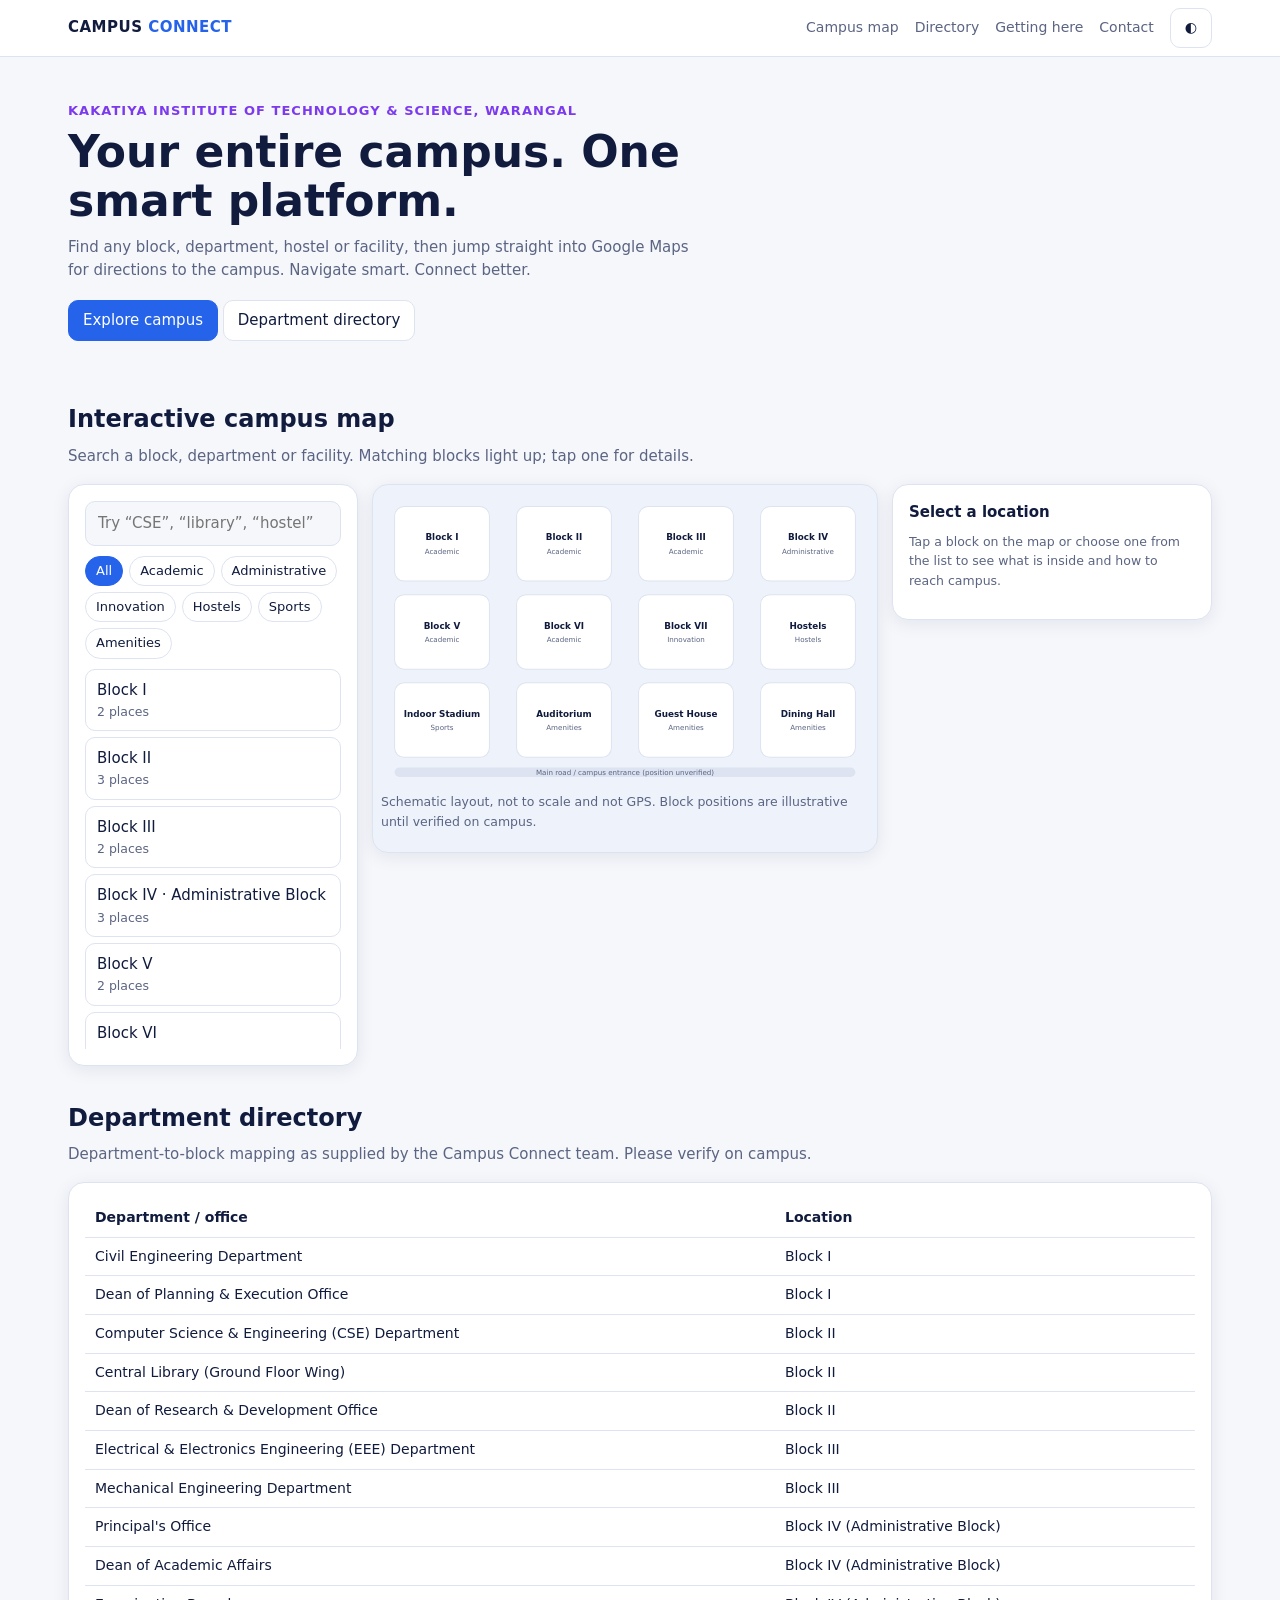
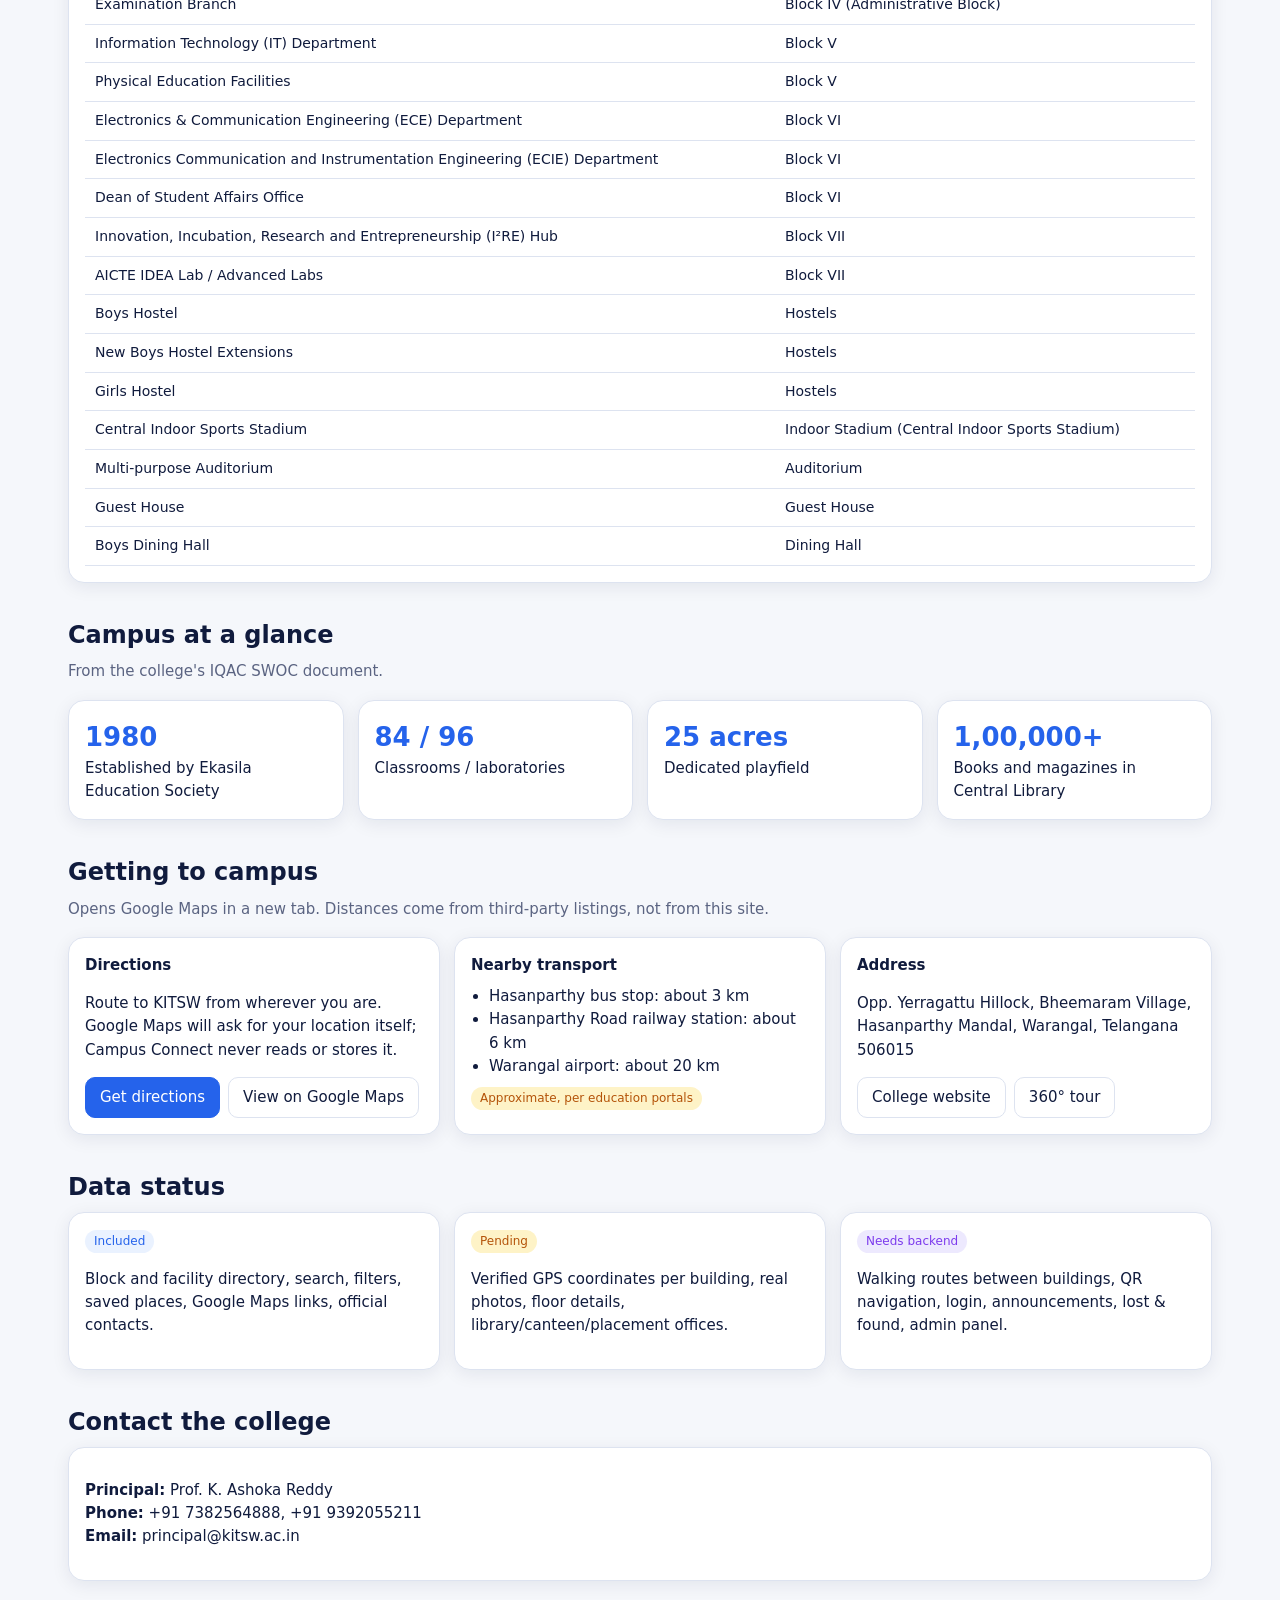
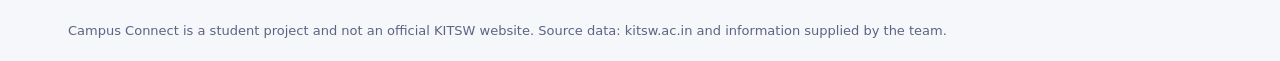
<file: index.html>
<!DOCTYPE html>
<html lang="en"><head><meta charset="utf-8"><title>Campus Connect · KITSW</title>
<meta name="viewport" content="width=device-width, initial-scale=1, viewport-fit=cover">
<link rel="icon" href="data:image/svg+xml,<svg xmlns=%22http://www.w3.org/2000/svg%22 viewBox=%220 0 100 100%22><text y=%22.9em%22 font-size=%2290%22>🧭</text></svg>">
<link rel="stylesheet" href="style.css"></head><body>
<header><div class="w"><div class="logo">CAMPUS <b>CONNECT</b></div>
<nav><a href="#map">Campus map</a><a href="#dir">Directory</a><a href="#reach">Getting here</a><a href="#contact">Contact</a><button id="th" aria-label="Toggle theme">◐</button></nav></div></header>
<main class="w">
<section class="hero"><div class="tag">Kakatiya Institute of Technology &amp; Science, Warangal</div>
<h1>Your entire campus. One smart platform.</h1>
<p>Find any block, department, hostel or facility, then jump straight into Google Maps for directions to the campus. Navigate smart. Connect better.</p>
<a class="btn pri" href="#map">Explore campus</a> <a class="btn" href="#dir">Department directory</a></section>

<section id="map"><h2>Interactive campus map</h2>
<p class="sub">Search a block, department or facility. Matching blocks light up; tap one for details.</p>
<div class="app">
<div class="card"><input id="q" type="search" placeholder="Try “CSE”, “library”, “hostel”…" aria-label="Search campus">
<div class="chips" id="chips"></div><div class="list" id="list"></div></div>
<div class="card map"><svg id="svg" viewBox="0 0 720 430" role="img" aria-label="Schematic KITSW campus map"></svg>
<p class="note">Schematic layout, not to scale and not GPS. Block positions are illustrative until verified on campus.</p></div>
<div class="card" id="panel"></div></div></section>

<section id="dir"><h2>Department directory</h2><p class="sub">Department-to-block mapping as supplied by the Campus Connect team. Please verify on campus.</p>
<div class="card" style="overflow:auto"><table><thead><tr><th>Department / office</th><th>Location</th></tr></thead><tbody id="tb"></tbody></table></div></section>

<section><h2>Campus at a glance</h2><p class="sub">From the college's IQAC SWOC document.</p>
<div class="grid3">
<div class="card stat"><b>1980</b>Established by Ekasila Education Society</div>
<div class="card stat"><b>84 / 96</b>Classrooms / laboratories</div>
<div class="card stat"><b>25 acres</b>Dedicated playfield</div>
<div class="card stat"><b>1,00,000+</b>Books and magazines in Central Library</div></div></section>

<section id="reach"><h2>Getting to campus</h2><p class="sub">Opens Google Maps in a new tab. Distances come from third-party listings, not from this site.</p>
<div class="grid3">
<div class="card"><b>Directions</b><p>Route to KITSW from wherever you are. Google Maps will ask for your location itself; Campus Connect never reads or stores it.</p><div class="acts"><a class="btn pri" target="_blank" rel="noopener" id="dir1">Get directions</a><a class="btn" target="_blank" rel="noopener" id="view1">View on Google Maps</a></div></div>
<div class="card"><b>Nearby transport</b><ul class="d"><li>Hasanparthy bus stop: about 3 km</li><li>Hasanparthy Road railway station: about 6 km</li><li>Warangal airport: about 20 km</li></ul><span class="pill w2">Approximate, per education portals</span></div>
<div class="card"><b>Address</b><p>Opp. Yerragattu Hillock, Bheemaram Village, Hasanparthy Mandal, Warangal, Telangana 506015</p><div class="acts"><a class="btn" target="_blank" rel="noopener" href="https://www.kitsw.ac.in/">College website</a><a class="btn" target="_blank" rel="noopener" href="https://www.easytourz.com/BT-EmabedTour/all/c6640f527ed80327">360° tour</a></div></div></div></section>

<section><h2>Data status</h2><div class="grid3">
<div class="card"><span class="pill">Included</span><p>Block and facility directory, search, filters, saved places, Google Maps links, official contacts.</p></div>
<div class="card"><span class="pill w2">Pending</span><p>Verified GPS coordinates per building, real photos, floor details, library/canteen/placement offices.</p></div>
<div class="card"><span class="pill" style="background:#ede9fe;color:var(--pu)">Needs backend</span><p>Walking routes between buildings, QR navigation, login, announcements, lost &amp; found, admin panel.</p></div></div></section>

<section id="contact"><h2>Contact the college</h2><div class="card"><p><b>Principal:</b> Prof. K. Ashoka Reddy<br><b>Phone:</b> +91 7382564888, +91 9392055211<br><b>Email:</b> principal@kitsw.ac.in</p></div></section>
<footer>Campus Connect is a student project and not an official KITSW website. Source data: kitsw.ac.in and information supplied by the team.</footer>
</main>
<script src="script.js"></script></body></html>
</file>
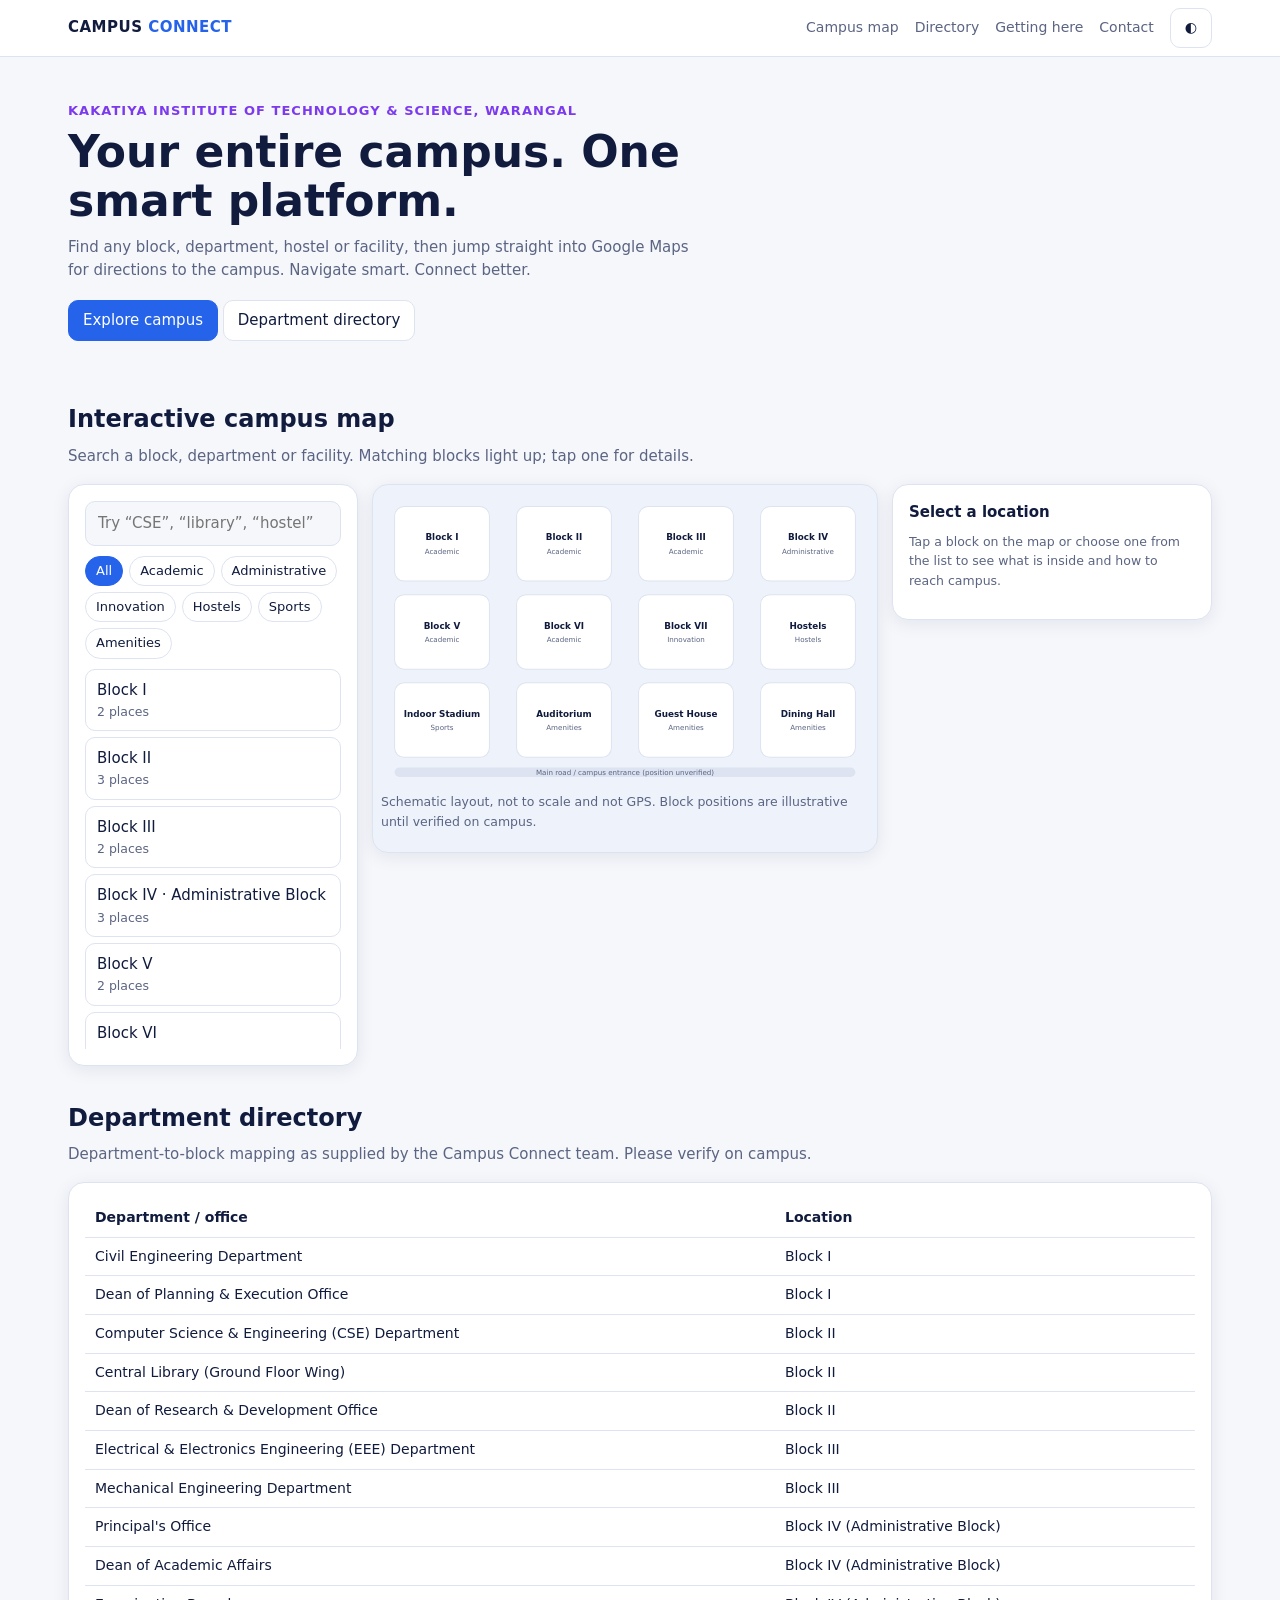
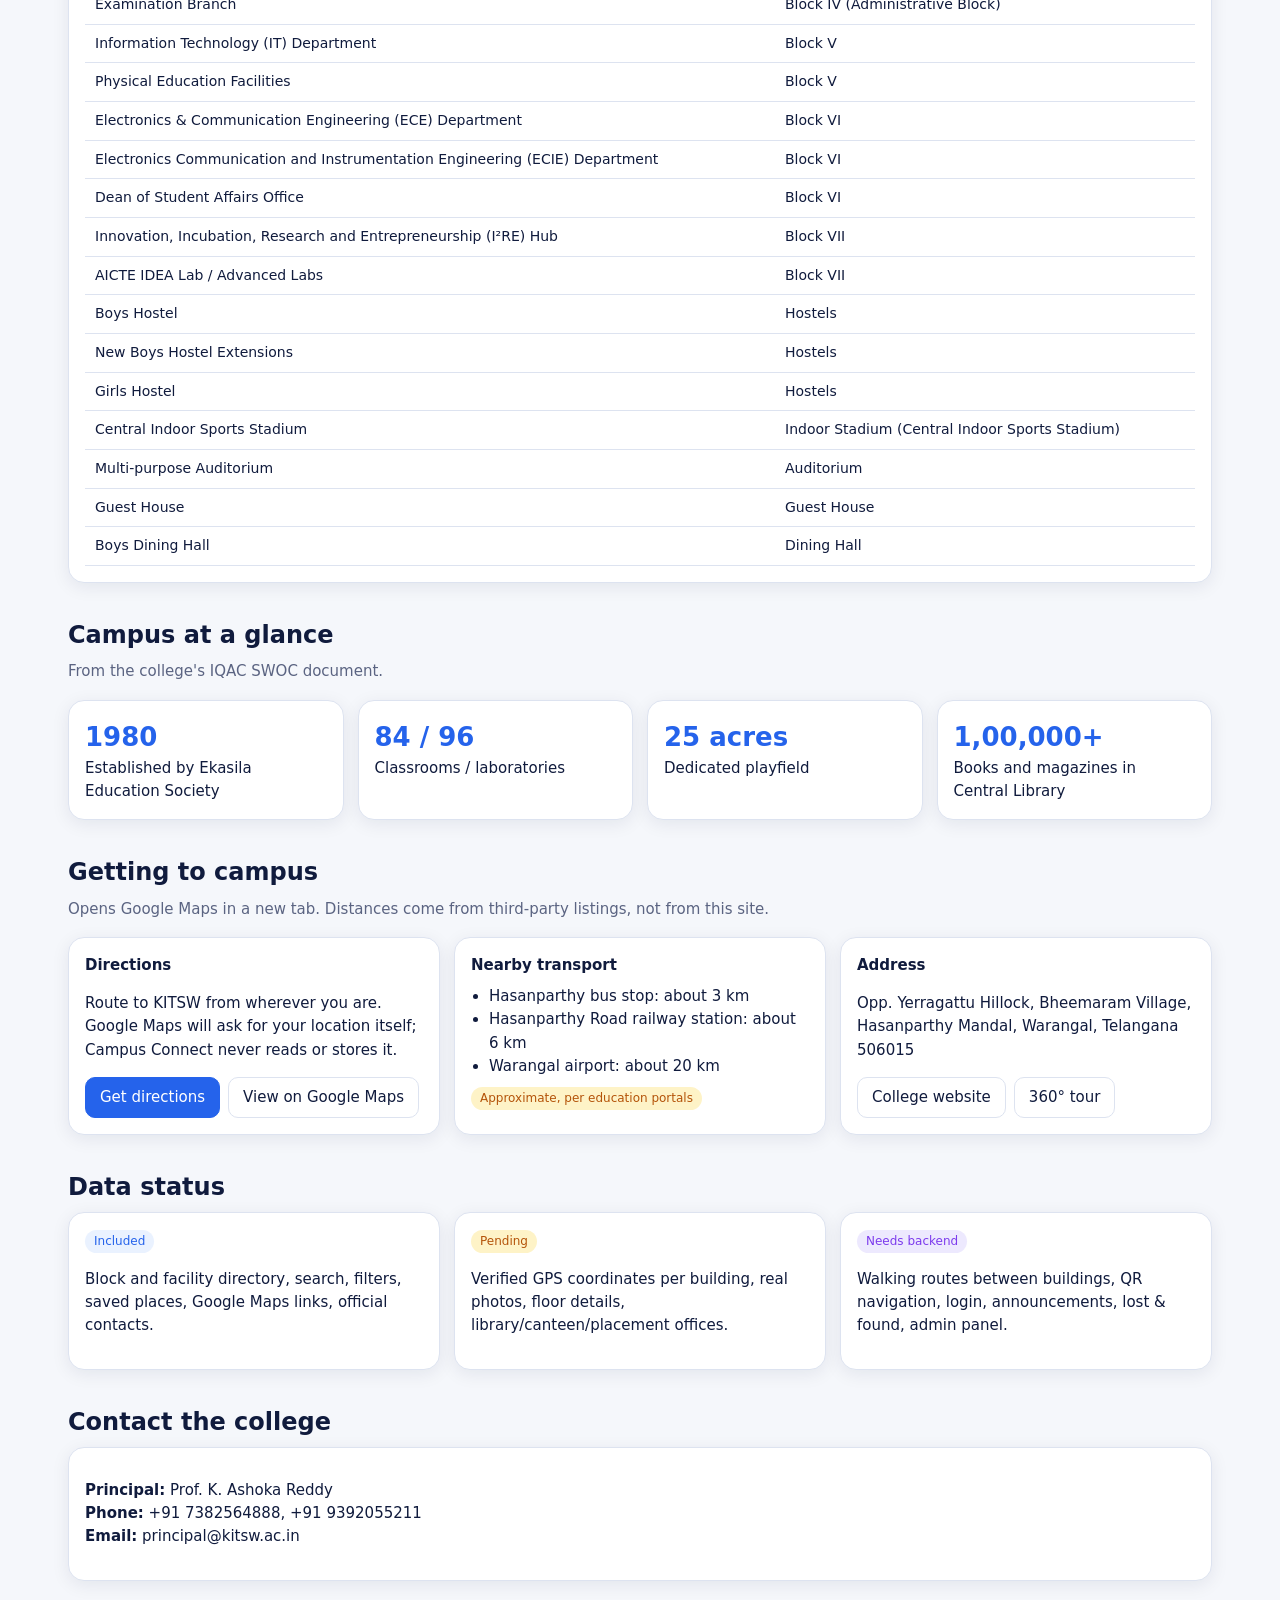
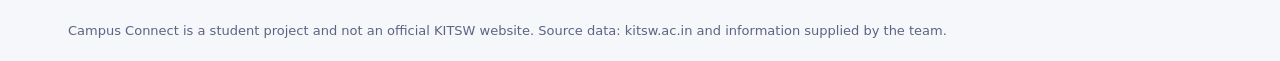
<file: campus-connect.html>
<!DOCTYPE html>
<html lang="en"><head><meta charset="utf-8"><title>Campus Connect · KITSW</title>
<meta name="viewport" content="width=device-width, initial-scale=1, viewport-fit=cover">
<link rel="icon" href="data:image/svg+xml,<svg xmlns=%22http://www.w3.org/2000/svg%22 viewBox=%220 0 100 100%22><text y=%22.9em%22 font-size=%2290%22>🧭</text></svg>">
<style>
:root{--navy:#101B3D;--pri:#2563EB;--lb:#EAF2FF;--bg:#F5F7FB;--card:#fff;--tx:#101B3D;--mu:#5b6482;--bd:#dde3f0;--pu:#7C3AED;--ok:#15803d;--warn:#b45309;--sh:0 4px 18px rgba(16,27,61,.08);--mapbg:#eef3fb;--blk:#fff}
@media (prefers-color-scheme:dark){:root:not([data-theme="light"]){--bg:#0b1126;--card:#141d3b;--tx:#eef2ff;--mu:#9aa6cc;--bd:#26335f;--lb:#1b2a57;--mapbg:#0f1833;--blk:#1a2550;--pri:#5b8cff;--sh:none}}
:root[data-theme="dark"]{--bg:#0b1126;--card:#141d3b;--tx:#eef2ff;--mu:#9aa6cc;--bd:#26335f;--lb:#1b2a57;--mapbg:#0f1833;--blk:#1a2550;--pri:#5b8cff;--sh:none}
:root{box-sizing:border-box;padding-top:env(safe-area-inset-top,0px);padding-bottom:env(safe-area-inset-bottom,0px)}
html{scroll-padding-top:env(safe-area-inset-top,0px);scroll-behavior:smooth}
*{box-sizing:border-box}body{margin:0;background:var(--bg);color:var(--tx);font:15px/1.55 system-ui,-apple-system,"Segoe UI",Roboto,sans-serif}
a{color:var(--pri)}.w{max-width:1180px;margin:0 auto;padding:0 18px}
header{position:sticky;top:env(safe-area-inset-top,0px);z-index:5;background:var(--card);border-bottom:1px solid var(--bd)}
header .w{display:flex;align-items:center;gap:14px;height:56px}
.logo{font-weight:800;letter-spacing:.5px}.logo b{color:var(--pri)}nav{margin-left:auto;display:flex;gap:16px;align-items:center;font-size:14px}nav a{text-decoration:none;color:var(--mu)}
button,.btn{font:inherit;cursor:pointer;border:1px solid var(--bd);background:var(--card);color:var(--tx);border-radius:10px;padding:8px 14px;text-decoration:none;display:inline-block}
.pri{background:var(--pri);border-color:var(--pri);color:#fff}.pu{background:var(--pu);border-color:var(--pu);color:#fff}
.hero{padding:44px 0 26px}.hero h1{font-size:clamp(28px,5vw,44px);line-height:1.12;margin:6px 0 10px;max-width:15em}
.hero p{color:var(--mu);max-width:42em;margin:0 0 18px}.tag{color:var(--pu);font-weight:600;font-size:13px;text-transform:uppercase;letter-spacing:.08em}
.grid3{display:grid;grid-template-columns:repeat(auto-fit,minmax(220px,1fr));gap:14px}
.card{background:var(--card);border:1px solid var(--bd);border-radius:16px;padding:16px;box-shadow:var(--sh)}
h2{font-size:24px;margin:34px 0 6px}.sub{color:var(--mu);margin:0 0 16px}
.app{display:grid;grid-template-columns:290px 1fr 320px;gap:14px;align-items:start}
@media(max-width:980px){.app{grid-template-columns:1fr}}
input[type=search]{width:100%;padding:10px 12px;border-radius:10px;border:1px solid var(--bd);background:var(--bg);color:var(--tx);font:inherit}
.chips{display:flex;flex-wrap:wrap;gap:6px;margin:10px 0}.chip{padding:4px 10px;border-radius:99px;font-size:13px}.chip.on{background:var(--pri);color:#fff;border-color:var(--pri)}
.list{max-height:380px;overflow:auto;display:flex;flex-direction:column;gap:6px}
.it{text-align:left;width:100%;padding:9px 11px}.it.on{border-color:var(--pri);background:var(--lb)}.it small{display:block;color:var(--mu)}
.map{padding:8px;background:var(--mapbg)}svg{width:100%;height:auto;display:block}
.blk{fill:var(--blk);stroke:var(--bd);stroke-width:1.5;cursor:pointer;transition:.15s}.blk:hover{stroke:var(--pri)}
.blk.hit{stroke:var(--pu);stroke-width:3}.blk.sel{fill:var(--pri);stroke:var(--pri)}.blk.sel+text,.blk.sel~text.s{fill:#fff}
svg text{fill:var(--tx);font:600 13px system-ui,sans-serif;pointer-events:none}svg text.s{font-weight:400;font-size:10.5px;fill:var(--mu)}
.note{font-size:12.5px;color:var(--mu);margin-top:8px}.pill{display:inline-block;font-size:12px;border-radius:99px;padding:2px 9px;background:var(--lb);color:var(--pri)}
.pill.w2{background:#fef3c7;color:var(--warn)}ul.d{padding-left:18px;margin:8px 0}.acts{display:flex;flex-wrap:wrap;gap:8px;margin-top:10px}
table{width:100%;border-collapse:collapse;font-size:14px}td,th{padding:8px 10px;border-bottom:1px solid var(--bd);text-align:left;vertical-align:top}
.stat b{display:block;font-size:26px;color:var(--pri)}footer{margin:40px 0 20px;color:var(--mu);font-size:13px}
</style></head><body>
<header><div class="w"><div class="logo">CAMPUS <b>CONNECT</b></div>
<nav><a href="#map">Campus map</a><a href="#dir">Directory</a><a href="#reach">Getting here</a><a href="#contact">Contact</a><button id="th" aria-label="Toggle theme">◐</button></nav></div></header>
<main class="w">
<section class="hero"><div class="tag">Kakatiya Institute of Technology &amp; Science, Warangal</div>
<h1>Your entire campus. One smart platform.</h1>
<p>Find any block, department, hostel or facility, then jump straight into Google Maps for directions to the campus. Navigate smart. Connect better.</p>
<a class="btn pri" href="#map">Explore campus</a> <a class="btn" href="#dir">Department directory</a></section>

<section id="map"><h2>Interactive campus map</h2>
<p class="sub">Search a block, department or facility. Matching blocks light up; tap one for details.</p>
<div class="app">
<div class="card"><input id="q" type="search" placeholder="Try “CSE”, “library”, “hostel”…" aria-label="Search campus">
<div class="chips" id="chips"></div><div class="list" id="list"></div></div>
<div class="card map"><svg id="svg" viewBox="0 0 720 430" role="img" aria-label="Schematic KITSW campus map"></svg>
<p class="note">Schematic layout, not to scale and not GPS. Block positions are illustrative until verified on campus.</p></div>
<div class="card" id="panel"></div></div></section>

<section id="dir"><h2>Department directory</h2><p class="sub">Department-to-block mapping as supplied by the Campus Connect team. Please verify on campus.</p>
<div class="card" style="overflow:auto"><table><thead><tr><th>Department / office</th><th>Location</th></tr></thead><tbody id="tb"></tbody></table></div></section>

<section><h2>Campus at a glance</h2><p class="sub">From the college's IQAC SWOC document.</p>
<div class="grid3">
<div class="card stat"><b>1980</b>Established by Ekasila Education Society</div>
<div class="card stat"><b>84 / 96</b>Classrooms / laboratories</div>
<div class="card stat"><b>25 acres</b>Dedicated playfield</div>
<div class="card stat"><b>1,00,000+</b>Books and magazines in Central Library</div></div></section>

<section id="reach"><h2>Getting to campus</h2><p class="sub">Opens Google Maps in a new tab. Distances come from third-party listings, not from this site.</p>
<div class="grid3">
<div class="card"><b>Directions</b><p>Route to KITSW from wherever you are. Google Maps will ask for your location itself; Campus Connect never reads or stores it.</p><div class="acts"><a class="btn pri" target="_blank" rel="noopener" id="dir1">Get directions</a><a class="btn" target="_blank" rel="noopener" id="view1">View on Google Maps</a></div></div>
<div class="card"><b>Nearby transport</b><ul class="d"><li>Hasanparthy bus stop: about 3 km</li><li>Hasanparthy Road railway station: about 6 km</li><li>Warangal airport: about 20 km</li></ul><span class="pill w2">Approximate, per education portals</span></div>
<div class="card"><b>Address</b><p>Opp. Yerragattu Hillock, Bheemaram Village, Hasanparthy Mandal, Warangal, Telangana 506015</p><div class="acts"><a class="btn" target="_blank" rel="noopener" href="https://www.kitsw.ac.in/">College website</a><a class="btn" target="_blank" rel="noopener" href="https://www.easytourz.com/BT-EmabedTour/all/c6640f527ed80327">360° tour</a></div></div></div></section>

<section><h2>Data status</h2><div class="grid3">
<div class="card"><span class="pill">Included</span><p>Block and facility directory, search, filters, saved places, Google Maps links, official contacts.</p></div>
<div class="card"><span class="pill w2">Pending</span><p>Verified GPS coordinates per building, real photos, floor details, library/canteen/placement offices.</p></div>
<div class="card"><span class="pill" style="background:#ede9fe;color:var(--pu)">Needs backend</span><p>Walking routes between buildings, QR navigation, login, announcements, lost &amp; found, admin panel.</p></div></div></section>

<section id="contact"><h2>Contact the college</h2><div class="card"><p><b>Principal:</b> Prof. K. Ashoka Reddy<br><b>Phone:</b> +91 7382564888, +91 9392055211<br><b>Email:</b> principal@kitsw.ac.in</p></div></section>
<footer>Campus Connect is a student project and not an official KITSW website. Source data: kitsw.ac.in and information supplied by the team.</footer>
</main>
<script>
var Q="Kakatiya Institute of Technology & Science, Hasanparthy, Warangal 506015";
var G="https://www.google.com/maps/";
function gs(t){return G+"search/?api=1&query="+encodeURIComponent(t)}
function gd(){return G+"dir/?api=1&destination="+encodeURIComponent(Q)+"&travelmode=driving"}
var L=[
{id:"b1",n:"Block I",c:"Academic",x:20,y:20,i:["Civil Engineering Department","Dean of Planning & Execution Office"]},
{id:"b2",n:"Block II",c:"Academic",x:200,y:20,i:["Computer Science & Engineering (CSE) Department","Central Library (Ground Floor Wing)","Dean of Research & Development Office"]},
{id:"b3",n:"Block III",c:"Academic",x:380,y:20,i:["Electrical & Electronics Engineering (EEE) Department","Mechanical Engineering Department"]},
{id:"b4",n:"Block IV",c:"Administrative",x:560,y:20,i:["Principal's Office","Dean of Academic Affairs","Examination Branch"],t:"Administrative Block"},
{id:"b5",n:"Block V",c:"Academic",x:20,y:150,i:["Information Technology (IT) Department","Physical Education Facilities"]},
{id:"b6",n:"Block VI",c:"Academic",x:200,y:150,i:["Electronics & Communication Engineering (ECE) Department","Electronics Communication and Instrumentation Engineering (ECIE) Department","Dean of Student Affairs Office"]},
{id:"b7",n:"Block VII",c:"Innovation",x:380,y:150,i:["Innovation, Incubation, Research and Entrepreneurship (I²RE) Hub","AICTE IDEA Lab / Advanced Labs"]},
{id:"ho",n:"Hostels",c:"Hostels",x:560,y:150,i:["Boys Hostel","New Boys Hostel Extensions","Girls Hostel"]},
{id:"st",n:"Indoor Stadium",c:"Sports",x:20,y:280,i:["Central Indoor Sports Stadium"],t:"Central Indoor Sports Stadium"},
{id:"au",n:"Auditorium",c:"Amenities",x:200,y:280,i:["Multi-purpose Auditorium"]},
{id:"gh",n:"Guest House",c:"Amenities",x:380,y:280,i:["Guest House"]},
{id:"dh",n:"Dining Hall",c:"Amenities",x:560,y:280,i:["Boys Dining Hall"]}];
var cats=["All","Academic","Administrative","Innovation","Hostels","Sports","Amenities"],cat="All",sel=null,term="",saved=[];
try{saved=JSON.parse(localStorage.getItem("cc_saved")||"[]")}catch(e){}
function matches(l){var t=term.toLowerCase();if(cat!="All"&&l.c!=cat)return false;if(!t)return true;
return (l.n+" "+(l.t||"")+" "+l.i.join(" ")).toLowerCase().indexOf(t)>-1||(t=="cse"&&/computer/i.test(l.i.join()))||(t=="library"&&/library/i.test(l.i.join()))}
function draw(){
var s="";L.forEach(function(l){var h=(term||cat!="All")&&matches(l);
s+='<g data-id="'+l.id+'" tabindex="0" role="button" aria-label="'+l.n+'"><rect class="blk'+(h?" hit":"")+(sel==l.id?" sel":"")+'" x="'+l.x+'" y="'+l.y+'" width="140" height="110" rx="14"/><text x="'+(l.x+70)+'" y="'+(l.y+50)+'" text-anchor="middle">'+l.n+'</text><text class="s" x="'+(l.x+70)+'" y="'+(l.y+70)+'" text-anchor="middle">'+l.c+(saved.indexOf(l.id)>-1?" ★":"")+'</text></g>'});
s+='<rect x="20" y="405" width="680" height="14" rx="7" fill="var(--bd)"/><text class="s" x="360" y="416" text-anchor="middle">Main road / campus entrance (position unverified)</text>';
var sv=document.getElementById("svg");sv.innerHTML=s;
sv.querySelectorAll("g").forEach(function(g){g.onclick=function(){pick(g.dataset.id)};g.onkeydown=function(e){if(e.key=="Enter")pick(g.dataset.id)}});
document.getElementById("chips").innerHTML=cats.map(function(c){return '<button class="chip'+(c==cat?" on":"")+'" data-c="'+c+'">'+c+'</button>'}).join("");
document.querySelectorAll(".chip").forEach(function(b){b.onclick=function(){cat=b.dataset.c;draw()}});
var m=L.filter(matches);
document.getElementById("list").innerHTML=m.length?m.map(function(l){return '<button class="it'+(sel==l.id?" on":"")+'" data-id="'+l.id+'">'+l.n+(l.t?" · "+l.t:"")+'<small>'+l.i.length+' place'+(l.i.length>1?"s":"")+'</small></button>'}).join(""):'<p class="note">No matches. Try a department name.</p>';
document.querySelectorAll(".it").forEach(function(b){b.onclick=function(){pick(b.dataset.id)}});panel()}
function pick(id){sel=id;draw()}
function panel(){var p=document.getElementById("panel"),l=L.filter(function(x){return x.id==sel})[0];
if(!l){p.innerHTML='<b>Select a location</b><p class="note">Tap a block on the map or choose one from the list to see what is inside and how to reach campus.</p>';return}
var isS=saved.indexOf(l.id)>-1;
p.innerHTML='<span class="pill">'+l.c+'</span><h3 style="margin:8px 0 2px">'+l.n+(l.t?" · "+l.t:"")+'</h3><b style="font-size:13px">Inside</b><ul class="d">'+l.i.map(function(i){return"<li>"+i+"</li>"}).join("")+'</ul>'+
'<p class="note"><span class="pill w2">Coordinates pending</span> Exact GPS for this building isn’t verified yet, so Google Maps links go to the KITSW campus.</p>'+
'<div class="acts"><a class="btn pri" target="_blank" rel="noopener" href="'+gd()+'">Directions to campus</a><a class="btn" target="_blank" rel="noopener" href="'+gs("KITSW "+(l.t||l.i[0])+" Warangal")+'">Search in Google Maps</a><button id="sv">'+(isS?"★ Saved":"☆ Save")+'</button></div>';
document.getElementById("sv").onclick=function(){var k=saved.indexOf(l.id);k>-1?saved.splice(k,1):saved.push(l.id);try{localStorage.setItem("cc_saved",JSON.stringify(saved))}catch(e){}draw()}}
document.getElementById("q").oninput=function(e){term=e.target.value.trim();var m=L.filter(matches);if(term&&m.length==1)sel=m[0].id;draw()};
var rows="";L.forEach(function(l){l.i.forEach(function(i){rows+='<tr><td>'+i+'</td><td>'+l.n+(l.t?" ("+l.t+")":"")+'</td></tr>'})});
document.getElementById("tb").innerHTML=rows;
document.getElementById("dir1").href=gd();document.getElementById("view1").href=gs(Q);
document.getElementById("th").onclick=function(){var r=document.documentElement,d=r.dataset.theme?r.dataset.theme=="dark":matchMedia("(prefers-color-scheme:dark)").matches;r.dataset.theme=d?"light":"dark"};
draw();
</script></body></html>
</file>
<file: style.css>
:root{--navy:#101B3D;--pri:#2563EB;--lb:#EAF2FF;--bg:#F5F7FB;--card:#fff;--tx:#101B3D;--mu:#5b6482;--bd:#dde3f0;--pu:#7C3AED;--ok:#15803d;--warn:#b45309;--sh:0 4px 18px rgba(16,27,61,.08);--mapbg:#eef3fb;--blk:#fff}
@media (prefers-color-scheme:dark){:root:not([data-theme="light"]){--bg:#0b1126;--card:#141d3b;--tx:#eef2ff;--mu:#9aa6cc;--bd:#26335f;--lb:#1b2a57;--mapbg:#0f1833;--blk:#1a2550;--pri:#5b8cff;--sh:none}}
:root[data-theme="dark"]{--bg:#0b1126;--card:#141d3b;--tx:#eef2ff;--mu:#9aa6cc;--bd:#26335f;--lb:#1b2a57;--mapbg:#0f1833;--blk:#1a2550;--pri:#5b8cff;--sh:none}
:root{box-sizing:border-box;padding-top:env(safe-area-inset-top,0px);padding-bottom:env(safe-area-inset-bottom,0px)}
html{scroll-padding-top:env(safe-area-inset-top,0px);scroll-behavior:smooth}
*{box-sizing:border-box}body{margin:0;background:var(--bg);color:var(--tx);font:15px/1.55 system-ui,-apple-system,"Segoe UI",Roboto,sans-serif}
a{color:var(--pri)}.w{max-width:1180px;margin:0 auto;padding:0 18px}
header{position:sticky;top:env(safe-area-inset-top,0px);z-index:5;background:var(--card);border-bottom:1px solid var(--bd)}
header .w{display:flex;align-items:center;gap:14px;height:56px}
.logo{font-weight:800;letter-spacing:.5px}.logo b{color:var(--pri)}nav{margin-left:auto;display:flex;gap:16px;align-items:center;font-size:14px}nav a{text-decoration:none;color:var(--mu)}
button,.btn{font:inherit;cursor:pointer;border:1px solid var(--bd);background:var(--card);color:var(--tx);border-radius:10px;padding:8px 14px;text-decoration:none;display:inline-block}
.pri{background:var(--pri);border-color:var(--pri);color:#fff}.pu{background:var(--pu);border-color:var(--pu);color:#fff}
.hero{padding:44px 0 26px}.hero h1{font-size:clamp(28px,5vw,44px);line-height:1.12;margin:6px 0 10px;max-width:15em}
.hero p{color:var(--mu);max-width:42em;margin:0 0 18px}.tag{color:var(--pu);font-weight:600;font-size:13px;text-transform:uppercase;letter-spacing:.08em}
.grid3{display:grid;grid-template-columns:repeat(auto-fit,minmax(220px,1fr));gap:14px}
.card{background:var(--card);border:1px solid var(--bd);border-radius:16px;padding:16px;box-shadow:var(--sh)}
h2{font-size:24px;margin:34px 0 6px}.sub{color:var(--mu);margin:0 0 16px}
.app{display:grid;grid-template-columns:290px 1fr 320px;gap:14px;align-items:start}
@media(max-width:980px){.app{grid-template-columns:1fr}}
input[type=search]{width:100%;padding:10px 12px;border-radius:10px;border:1px solid var(--bd);background:var(--bg);color:var(--tx);font:inherit}
.chips{display:flex;flex-wrap:wrap;gap:6px;margin:10px 0}.chip{padding:4px 10px;border-radius:99px;font-size:13px}.chip.on{background:var(--pri);color:#fff;border-color:var(--pri)}
.list{max-height:380px;overflow:auto;display:flex;flex-direction:column;gap:6px}
.it{text-align:left;width:100%;padding:9px 11px}.it.on{border-color:var(--pri);background:var(--lb)}.it small{display:block;color:var(--mu)}
.map{padding:8px;background:var(--mapbg)}svg{width:100%;height:auto;display:block}
.blk{fill:var(--blk);stroke:var(--bd);stroke-width:1.5;cursor:pointer;transition:.15s}.blk:hover{stroke:var(--pri)}
.blk.hit{stroke:var(--pu);stroke-width:3}.blk.sel{fill:var(--pri);stroke:var(--pri)}.blk.sel+text,.blk.sel~text.s{fill:#fff}
svg text{fill:var(--tx);font:600 13px system-ui,sans-serif;pointer-events:none}svg text.s{font-weight:400;font-size:10.5px;fill:var(--mu)}
.note{font-size:12.5px;color:var(--mu);margin-top:8px}.pill{display:inline-block;font-size:12px;border-radius:99px;padding:2px 9px;background:var(--lb);color:var(--pri)}
.pill.w2{background:#fef3c7;color:var(--warn)}ul.d{padding-left:18px;margin:8px 0}.acts{display:flex;flex-wrap:wrap;gap:8px;margin-top:10px}
table{width:100%;border-collapse:collapse;font-size:14px}td,th{padding:8px 10px;border-bottom:1px solid var(--bd);text-align:left;vertical-align:top}
.stat b{display:block;font-size:26px;color:var(--pri)}footer{margin:40px 0 20px;color:var(--mu);font-size:13px}
</file>
